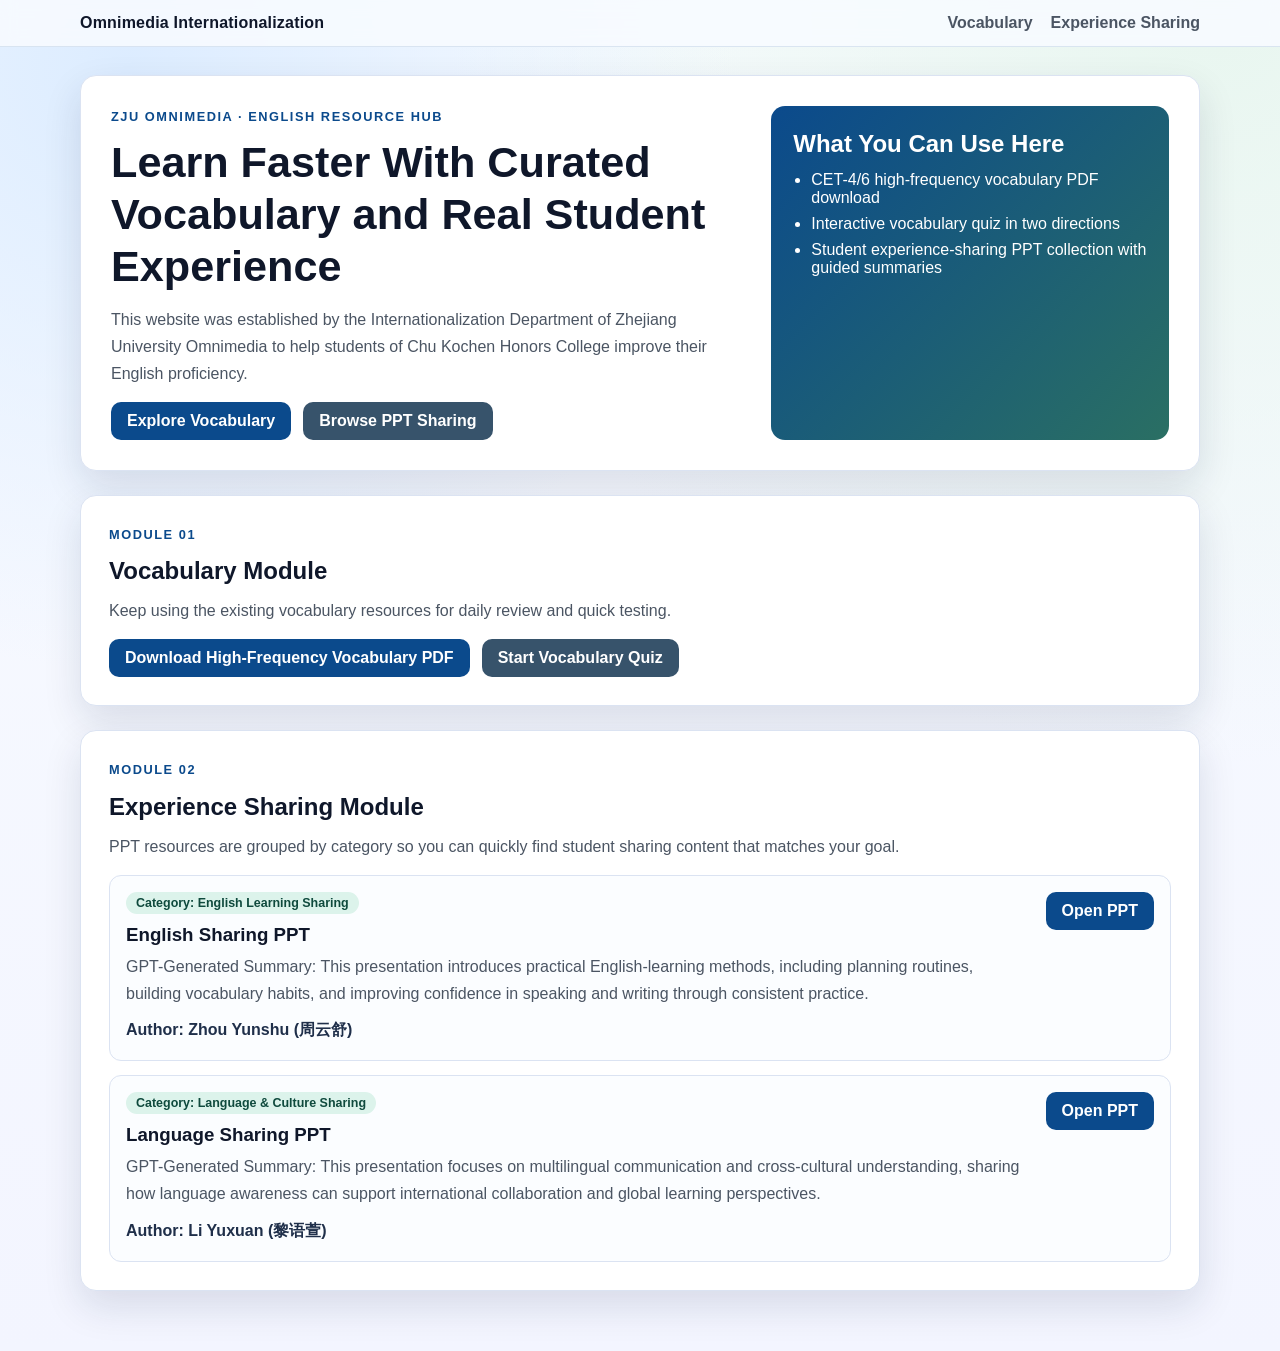
<file: index.html>
<!DOCTYPE html>
<html lang="en">
<head>
  <meta charset="UTF-8">
  <meta name="viewport" content="width=device-width, initial-scale=1.0">
  <title>Omnimedia Internationalization</title>
  <link rel="stylesheet" href="styles.css">
</head>
<body class="home-page">
  <header class="topbar">
    <div class="site-shell topbar-inner">
      <a class="brand" href="./index.html">Omnimedia Internationalization</a>
      <nav class="topnav">
        <a href="#vocabulary-module">Vocabulary</a>
        <a href="#sharing-module">Experience Sharing</a>
      </nav>
    </div>
  </header>

  <main class="site-shell">
    <section class="hero card">
      <div>
        <p class="eyebrow">ZJU Omnimedia · English Resource Hub</p>
        <h1>Learn Faster With Curated Vocabulary and Real Student Experience</h1>
        <p>
          This website was established by the Internationalization Department of Zhejiang University Omnimedia
          to help students of Chu Kochen Honors College improve their English proficiency.
        </p>
        <div class="actions">
          <a class="button" href="#vocabulary-module">Explore Vocabulary</a>
          <a class="button button-secondary" href="#sharing-module">Browse PPT Sharing</a>
        </div>
      </div>
      <div class="hero-panel">
        <h2>What You Can Use Here</h2>
        <ul>
          <li>CET-4/6 high-frequency vocabulary PDF download</li>
          <li>Interactive vocabulary quiz in two directions</li>
          <li>Student experience-sharing PPT collection with guided summaries</li>
        </ul>
      </div>
    </section>

    <section class="module-grid">
      <article class="card module-card" id="vocabulary-module">
        <p class="eyebrow">Module 01</p>
        <h2>Vocabulary Module</h2>
        <p>
          Keep using the existing vocabulary resources for daily review and quick testing.
        </p>
        <div class="actions">
          <a class="button" href="./%E8%8B%B1%E8%AF%AD%E5%9B%9B%E5%85%AD%E7%BA%A7%E9%AB%98%E9%A2%91%E8%AF%8D%E6%B1%87.pdf" download>Download High-Frequency Vocabulary PDF</a>
          <a class="button button-secondary" href="./quiz.html">Start Vocabulary Quiz</a>
        </div>
      </article>

      <article class="card module-card" id="sharing-module">
        <p class="eyebrow">Module 02</p>
        <h2>Experience Sharing Module</h2>
        <p>
          PPT resources are grouped by category so you can quickly find student sharing content that matches your goal.
        </p>

        <div class="resource-list">
          <section class="resource-item">
            <div class="resource-meta">
              <span class="badge">Category: English Learning Sharing</span>
              <h3>English Sharing PPT</h3>
              <p class="summary">
                GPT-Generated Summary: This presentation introduces practical English-learning methods, including planning routines,
                building vocabulary habits, and improving confidence in speaking and writing through consistent practice.
              </p>
              <p class="author">Author: Zhou Yunshu (周云舒)</p>
            </div>
            <div class="resource-actions">
              <a class="button" href="./%E8%8B%B1%E8%AF%AD%E5%88%86%E4%BA%AB%20%E5%91%A8%E4%BA%91%E8%88%92.pptx">Open PPT</a>
            </div>
          </section>

          <section class="resource-item">
            <div class="resource-meta">
              <span class="badge">Category: Language & Culture Sharing</span>
              <h3>Language Sharing PPT</h3>
              <p class="summary">
                GPT-Generated Summary: This presentation focuses on multilingual communication and cross-cultural understanding,
                sharing how language awareness can support international collaboration and global learning perspectives.
              </p>
              <p class="author">Author: Li Yuxuan (黎语萱)</p>
            </div>
            <div class="resource-actions">
              <a class="button" href="./%E8%AF%AD%E8%A8%80%E5%88%86%E4%BA%AB%20%E9%BB%8E%E8%AF%AD%E8%90%B1.pptx">Open PPT</a>
            </div>
          </section>
        </div>
      </article>
    </section>

  </main>
</body>
</html>
</file>
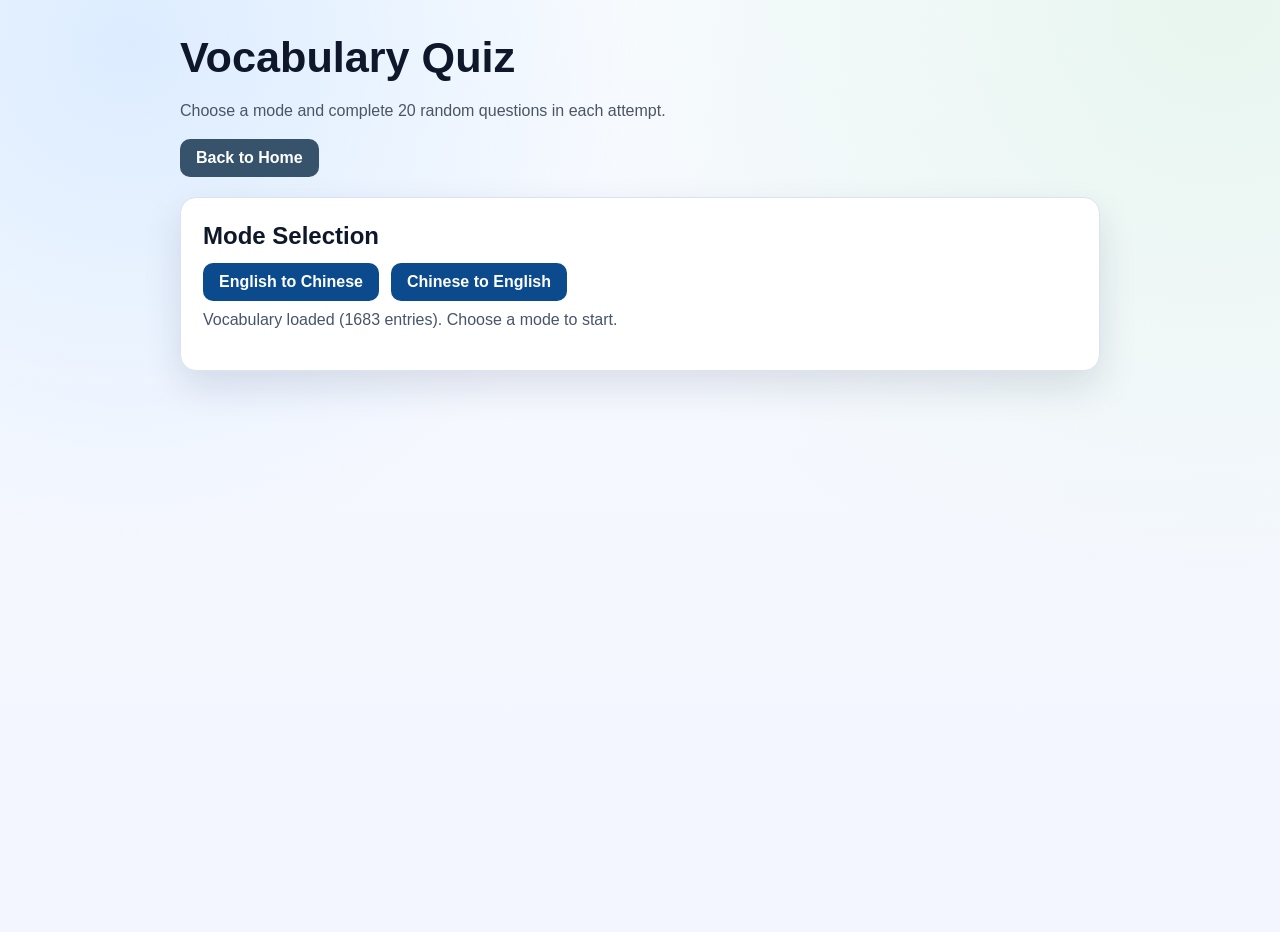
<file: quiz.html>
<!DOCTYPE html>
<html lang="en">
<head>
  <meta charset="UTF-8">
  <meta name="viewport" content="width=device-width, initial-scale=1.0">
  <title>Vocabulary Quiz</title>
  <link rel="stylesheet" href="styles.css">
</head>
<body class="quiz-page">
  <main class="container">
    <h1>Vocabulary Quiz</h1>
    <p>Choose a mode and complete 20 random questions in each attempt.</p>
    <a class="button button-secondary" href="./index.html">Back to Home</a>

    <section class="card">
      <h2>Mode Selection</h2>
      <div class="mode-group">
        <button class="button" id="mode-en-zh">English to Chinese</button>
        <button class="button" id="mode-zh-en">Chinese to English</button>
      </div>
      <p class="meta" id="load-status">Loading vocabulary data...</p>
    </section>

    <section class="card hidden" id="quiz-panel">
      <div class="meta" id="progress"></div>
      <div class="question" id="question-text"></div>
      <div class="meta" id="hint-text"></div>

      <div class="options hidden" id="options-container"></div>

      <div class="hidden" id="input-container">
        <input type="text" id="answer-input" placeholder="Type your answer">
        <div class="row">
          <button class="button" id="submit-answer">Submit Answer</button>
        </div>
      </div>

      <p class="status hidden" id="feedback"></p>
      <div class="row">
        <button class="button hidden" id="next-question">Next Question</button>
      </div>
    </section>

    <section class="card hidden" id="result-panel">
      <h2>Quiz Finished</h2>
      <p id="final-score"></p>
      <div class="actions">
        <button class="button" id="restart-quiz">Restart Quiz</button>
      </div>
    </section>
  </main>
  <script src="quiz.js"></script>
</body>
</html>
</file>
<file: styles.css>
* {
  box-sizing: border-box;
}

:root {
  --bg: #f3f5ff;
  --bg-soft: #f8fbff;
  --card: #ffffff;
  --text: #0f172a;
  --muted: #4b5563;
  --line: #dbe3f2;
  --primary: #0b4a8c;
  --primary-strong: #083768;
  --secondary: #2a6f63;
  --shadow: 0 16px 38px rgba(18, 35, 69, 0.12);
}

body {
  margin: 0;
  min-height: 100vh;
  font-family: "Segoe UI", Tahoma, Geneva, Verdana, sans-serif;
  color: var(--text);
  background:
    radial-gradient(circle at 10% 5%, #dcecff 0%, transparent 35%),
    radial-gradient(circle at 95% 0%, #e8f6ef 0%, transparent 42%),
    linear-gradient(180deg, var(--bg-soft) 0%, var(--bg) 100%);
}

.site-shell {
  width: min(1120px, 92%);
  margin: 0 auto;
}

.topbar {
  position: sticky;
  top: 0;
  z-index: 10;
  backdrop-filter: blur(8px);
  background: rgba(248, 251, 255, 0.88);
  border-bottom: 1px solid rgba(11, 74, 140, 0.12);
}

.topbar-inner {
  display: flex;
  justify-content: space-between;
  align-items: center;
  gap: 16px;
  padding: 14px 0;
}

.brand {
  color: var(--text);
  text-decoration: none;
  font-weight: 700;
  letter-spacing: 0.2px;
}

.topnav {
  display: flex;
  gap: 18px;
  flex-wrap: wrap;
}

.topnav a {
  color: var(--muted);
  text-decoration: none;
  font-weight: 600;
}

.topnav a:hover {
  color: var(--primary);
}

.container {
  width: min(900px, 92%);
  margin: 32px auto 56px;
}

.card {
  background: var(--card);
  border: 1px solid var(--line);
  border-radius: 16px;
  box-shadow: var(--shadow);
}

.home-page main {
  padding: 28px 0 60px;
}

.hero {
  display: grid;
  grid-template-columns: 1.6fr 1fr;
  gap: 24px;
  padding: 30px;
}

.eyebrow {
  margin: 0 0 10px;
  text-transform: uppercase;
  letter-spacing: 0.12em;
  font-size: 0.8rem;
  font-weight: 700;
  color: var(--primary);
}

h1 {
  margin: 0 0 14px;
  line-height: 1.2;
  font-size: clamp(1.9rem, 3.8vw, 2.7rem);
}

h2 {
  margin: 0 0 12px;
  line-height: 1.3;
}

h3 {
  margin: 0 0 8px;
}

p {
  margin: 0 0 14px;
  line-height: 1.68;
  color: var(--muted);
}

.hero-panel {
  background: linear-gradient(135deg, #0b4a8c 0%, #2a6f63 100%);
  border-radius: 14px;
  padding: 22px;
  color: #ffffff;
}

.hero-panel h2,
.hero-panel p,
.hero-panel li {
  color: #ffffff;
}

.hero-panel ul {
  margin: 0;
  padding-left: 18px;
  display: grid;
  gap: 8px;
}

.module-grid {
  margin-top: 24px;
  display: grid;
  gap: 24px;
}

.module-card {
  padding: 28px;
}

.actions {
  display: flex;
  flex-wrap: wrap;
  gap: 12px;
}

.button {
  display: inline-flex;
  align-items: center;
  justify-content: center;
  text-decoration: none;
  background: var(--primary);
  color: #ffffff;
  border: none;
  border-radius: 10px;
  padding: 10px 16px;
  font: inherit;
  font-weight: 600;
  cursor: pointer;
  transition: transform 0.15s ease, background-color 0.15s ease;
}

.button:hover {
  background: var(--primary-strong);
  transform: translateY(-1px);
}

.button:disabled {
  opacity: 0.65;
  cursor: not-allowed;
  transform: none;
}

.button-secondary {
  background: #37536b;
}

.button-secondary:hover {
  background: #263d50;
}

.resource-list {
  display: grid;
  gap: 14px;
}

.resource-item {
  border: 1px solid var(--line);
  border-radius: 12px;
  padding: 16px;
  background: #fbfdff;
  display: flex;
  justify-content: space-between;
  gap: 16px;
  align-items: flex-start;
}

.badge {
  display: inline-block;
  padding: 4px 10px;
  border-radius: 999px;
  font-size: 0.78rem;
  font-weight: 700;
  color: #0f4a3d;
  background: #dcf3eb;
  margin-bottom: 10px;
}

.summary {
  margin-bottom: 10px;
}

.author {
  margin-bottom: 0;
  font-weight: 600;
  color: #1f2f4a;
}

.resource-actions {
  display: flex;
  align-items: center;
  flex-shrink: 0;
}

.references {
  margin-top: 24px;
  padding: 24px;
}

.reference-links {
  display: flex;
  flex-wrap: wrap;
  gap: 12px;
}

.reference-links a {
  color: var(--primary);
  font-weight: 600;
  text-decoration: none;
}

.reference-links a:hover {
  text-decoration: underline;
}

.quiz-page .container {
  width: min(920px, 92%);
}

.quiz-page .card {
  padding: 22px;
  margin-top: 20px;
}

.hidden {
  display: none !important;
}

.mode-group {
  display: flex;
  gap: 12px;
  flex-wrap: wrap;
  margin: 12px 0 4px;
}

.status {
  margin-top: 12px;
  font-weight: 700;
}

.status.correct {
  color: #166534;
}

.status.wrong {
  color: #991b1b;
}

.question {
  font-size: 1.2rem;
  margin: 14px 0;
  font-weight: 700;
  color: #0f1f3d;
}

.options {
  display: grid;
  gap: 10px;
}

.option-btn {
  width: 100%;
  text-align: left;
  background: #eef2ff;
  color: #1f2937;
  border: 1px solid #c7d2fe;
}

.option-btn:hover {
  background: #dbeafe;
}

input[type="text"] {
  width: 100%;
  padding: 10px;
  border-radius: 8px;
  border: 1px solid #cbd5e1;
  font: inherit;
}

.row {
  display: flex;
  gap: 10px;
  flex-wrap: wrap;
  margin-top: 12px;
}

.meta {
  margin-top: 6px;
  color: #475569;
}

@media (max-width: 900px) {
  .hero {
    grid-template-columns: 1fr;
  }

  .resource-item {
    flex-direction: column;
  }

  .resource-actions {
    width: 100%;
  }
}

@media (max-width: 640px) {
  .topbar-inner {
    align-items: flex-start;
    flex-direction: column;
  }

  .module-card,
  .hero,
  .references {
    padding: 20px;
  }
}
</file>
